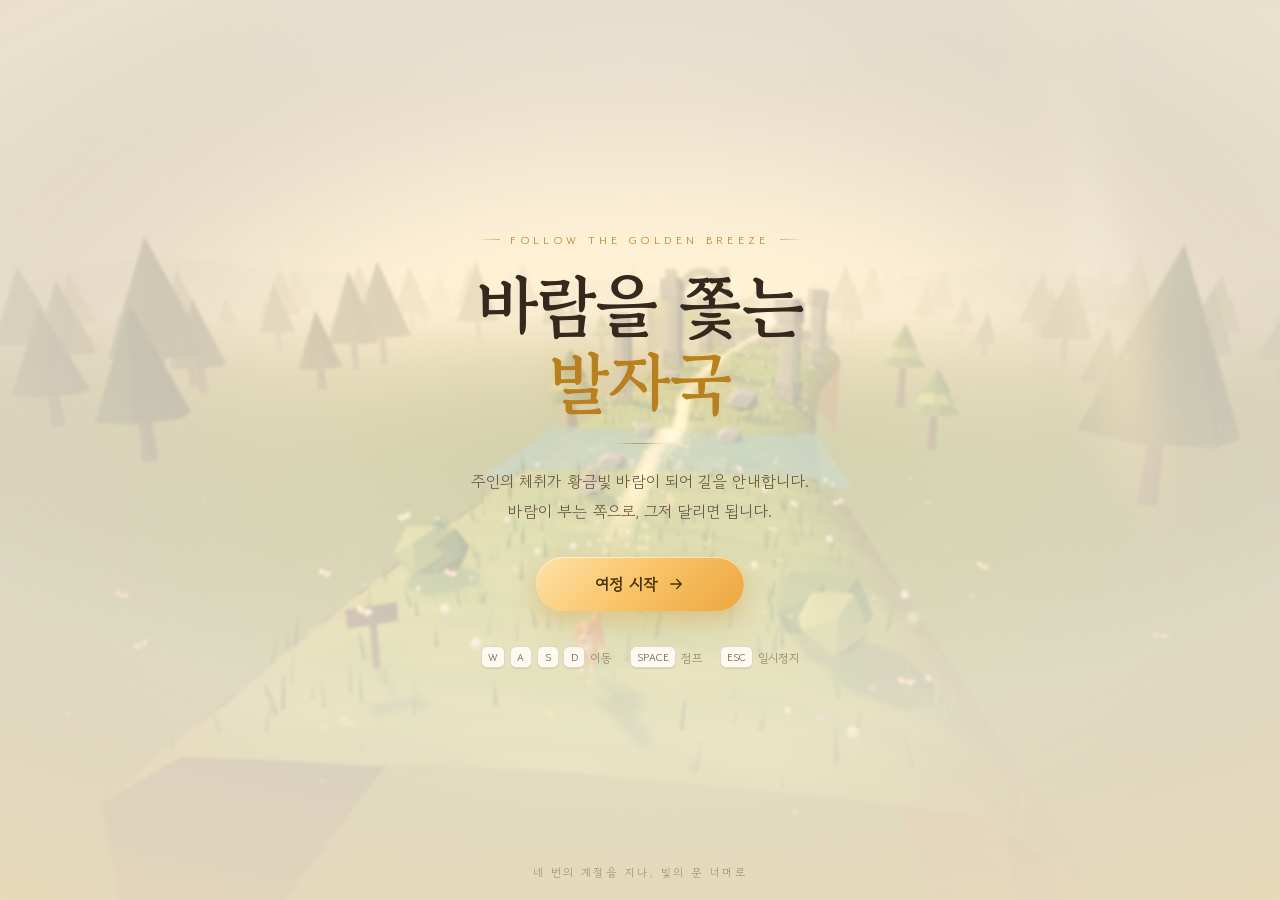
<file: index.html>
<!doctype html>
<html lang="ko">
  <head>
    <meta charset="UTF-8" />
    <meta
      name="viewport"
      content="width=device-width, initial-scale=1.0, viewport-fit=cover"
    />
    <meta name="theme-color" content="#f6e7c1" />
    <meta
      name="description"
      content="바람을 쫓는 발자국 - 황금빛 바람을 따라 달리는 감성 어드벤처"
    />
    <title>바람을 쫓는 발자국</title>
    <link rel="preconnect" href="https://fonts.googleapis.com" />
    <link rel="preconnect" href="https://fonts.gstatic.com" crossorigin />
    <link
      href="https://fonts.googleapis.com/css2?family=Gowun+Batang:wght@400;700&family=Gowun+Dodum&display=swap"
      rel="stylesheet"
    />
    <script type="module" crossorigin src="./assets/index-BYTZaZKq.js"></script>
    <link rel="modulepreload" crossorigin href="./assets/three-BMEvxM97.js">
    <link rel="modulepreload" crossorigin href="./assets/rapier-BXLsaTga.js">
    <link rel="stylesheet" crossorigin href="./assets/index-Mc8RZ_TK.css">
  </head>
  <body>
    <div id="app">
      <canvas id="scene"></canvas>

      <!-- ── 타이틀 ─────────────────────────────── -->
      <section id="title" class="screen">
        <div class="title-veil"></div>
        <div class="title-inner">
          <p class="kicker">FOLLOW THE GOLDEN BREEZE</p>
          <h1>바람을 쫓는<br /><em>발자국</em></h1>
          <span class="title-rule"></span>
          <p class="lede">
            주인의 체취가 황금빛 바람이 되어 길을 안내합니다.<br />
            바람이 부는 쪽으로, 그저 달리면 됩니다.
          </p>

          <button id="start-btn" class="primary-btn">
            <span>여정 시작</span>
            <svg viewBox="0 0 24 24" aria-hidden="true" class="btn-icon">
              <path
                d="M5 12h13M13 6l6 6-6 6"
                fill="none"
                stroke="currentColor"
                stroke-width="1.8"
                stroke-linecap="round"
                stroke-linejoin="round"
              />
            </svg>
          </button>

          <div id="stage-select" class="stage-select hidden">
            <span class="stage-select-label">여정 선택</span>
            <div class="stage-buttons">
              <button class="stage-btn" type="button" data-stage="1">
                <b>1</b><span>아침</span>
              </button>
              <button class="stage-btn" type="button" data-stage="2">
                <b>2</b><span>노을</span>
              </button>
              <button class="stage-btn" type="button" data-stage="3">
                <b>3</b><span>밤</span>
              </button>
              <button class="stage-btn" type="button" data-stage="4">
                <b>4</b><span>새벽</span>
              </button>
            </div>
          </div>

          <p class="keys">
            <span><kbd>W</kbd><kbd>A</kbd><kbd>S</kbd><kbd>D</kbd> 이동</span>
            <span><kbd>SPACE</kbd> 점프</span>
            <span><kbd>ESC</kbd> 일시정지</span>
          </p>
        </div>
        <p class="title-foot">네 번의 계절을 지나, 빛의 문 너머로</p>
      </section>

      <!-- ── 로딩 ──────────────────────────────── -->
      <section id="loading" class="screen hidden">
        <div class="loading-inner">
          <div class="spinner"></div>
          <p id="loading-text">바람의 흔적을 더듬는 중…</p>
        </div>
      </section>

      <!-- ── HUD ───────────────────────────────── -->
      <div id="hud" class="hidden">
        <div class="hud-top">
          <div class="stage-chip">
            <span class="stage-dot"></span>
            <span id="stage-label">Stage 1</span>
          </div>
          <div class="hud-right">
            <div class="memory-chip">
              <svg viewBox="0 0 24 24" aria-hidden="true">
                <path
                  d="M12 3l2.4 5.6 6 .6-4.5 4 1.3 5.9L12 16l-5.2 3.1 1.3-5.9-4.5-4 6-.6z"
                />
              </svg>
              <span id="memory-count">0</span><span class="of">/ 8</span>
              <span class="memory-bar"><i id="memory-fill"></i></span>
            </div>
            <button
              id="pause-btn"
              class="icon-btn"
              type="button"
              aria-label="일시정지"
            >
              <svg viewBox="0 0 24 24" aria-hidden="true">
                <rect x="7" y="5" width="3.4" height="14" rx="1.2" />
                <rect x="13.6" y="5" width="3.4" height="14" rx="1.2" />
              </svg>
            </button>
          </div>
        </div>
        <div id="prompt" class="prompt hidden"></div>
      </div>

      <!-- 페이드 -->
      <div id="fade"></div>

      <!-- ── 일시정지 ───────────────────────────── -->
      <section id="pause" class="screen hidden">
        <div class="scrim"></div>
        <div class="panel">
          <p class="kicker">PAUSE</p>
          <h2>잠시 쉬어가기</h2>
          <p class="muted">바람은 기다려 줍니다.</p>

          <div class="panel-actions">
            <button id="resume-btn" class="primary-btn">계속 달리기</button>
            <button id="restart-btn" class="ghost-btn">처음부터</button>
          </div>

          <div class="panel-settings">
            <label class="toggle">
              <input type="checkbox" id="motion-toggle" />
              <span class="toggle-track"></span>
              <span class="toggle-label">화면 흔들림 줄이기</span>
            </label>
            <label class="field">
              <span class="field-label">화면 품질</span>
              <select id="quality-select" class="select">
                <option value="auto">자동</option>
                <option value="high">고성능</option>
                <option value="low">절전</option>
              </select>
            </label>
          </div>
        </div>
      </section>

      <!-- ── 클리어 / 엔딩 ──────────────────────── -->
      <section id="clear" class="screen hidden">
        <div class="scrim scrim-light"></div>
        <div class="panel clear-panel">
          <p class="kicker" id="clear-kicker">STAGE CLEAR</p>
          <h2 id="clear-title">바람의 끝에<br />빛의 아치가 열렸습니다</h2>
          <p class="lede" id="clear-detail"></p>
          <div class="panel-actions">
            <button id="again-btn" class="primary-btn">다시 달리기</button>
          </div>
        </div>
      </section>

      <!-- ── 터치 조작 ──────────────────────────── -->
      <div id="touch" class="hidden">
        <div id="stick">
          <span class="stick-ring"></span>
          <div id="stick-knob"></div>
        </div>
        <button id="jump-btn" type="button" tabindex="-1" aria-label="점프">
          <svg viewBox="0 0 24 24" aria-hidden="true">
            <ellipse cx="12" cy="15.5" rx="4.6" ry="3.8" />
            <ellipse cx="6.6" cy="9.6" rx="2.1" ry="2.6" />
            <ellipse cx="17.4" cy="9.6" rx="2.1" ry="2.6" />
            <ellipse cx="9.4" cy="6.6" rx="1.9" ry="2.4" />
            <ellipse cx="14.6" cy="6.6" rx="1.9" ry="2.4" />
          </svg>
          <span>점프</span>
        </button>
      </div>
    </div>
  </body>
</html>
</file>
<file: assets/index-Mc8RZ_TK.css>
:root{--cream: #fffaf0;--paper: #fffdf6;--ink: #35291d;--ink-soft: #6d5a46;--ink-muted: #9a8770;--gold: #f0b04a;--gold-light: #ffd98a;--gold-deep: #b8801f;--glass: rgba(255, 251, 242, .62);--glass-line: rgba(120, 92, 54, .16);--shadow-soft: 0 18px 50px rgba(74, 52, 24, .18);--shadow-btn: 0 10px 26px rgba(196, 132, 32, .32);--radius-card: 26px;--font-display: "Gowun Batang", "Apple SD Gothic Neo", "Nanum Myeongjo", serif;--font-body: "Gowun Dodum", "Apple SD Gothic Neo", "Malgun Gothic", sans-serif;--z-scene: 0;--z-hud: 10;--z-screen: 20;--z-touch: 25;--z-fade: 30}*,*:before,*:after{box-sizing:border-box}html,body{margin:0;height:100%;overflow:hidden;background:#f6e7c1}body{font-family:var(--font-body);color:var(--ink);-webkit-font-smoothing:antialiased;text-rendering:optimizeLegibility}#app{position:relative;width:100%;height:100%}#scene{position:fixed;inset:0;width:100%;height:100%;display:block;z-index:var(--z-scene)}.hidden{display:none!important}.screen{position:fixed;inset:0;z-index:var(--z-screen);display:flex;align-items:center;justify-content:center}.kicker{margin:0;font-size:.68rem;letter-spacing:.4em;text-transform:uppercase;color:var(--gold-deep);display:inline-flex;align-items:center;gap:.9em}.kicker:before,.kicker:after{content:"";width:22px;height:1px;background:linear-gradient(90deg,transparent,currentColor);opacity:.55}.kicker:after{background:linear-gradient(90deg,currentColor,transparent)}.muted{margin:0 0 1.2rem;font-size:.85rem;color:var(--ink-muted)}.lede{margin:0;color:var(--ink-soft);font-size:clamp(.9rem,1.4vw,1rem);line-height:1.9}#title{padding:6vh 24px;overflow:hidden}.title-veil{position:absolute;inset:0;background:radial-gradient(120% 85% at 50% 36%,#fffaee99,#fff6e4d6 54%,#f7e5c2f2);backdrop-filter:blur(1.5px) saturate(1.06);-webkit-backdrop-filter:blur(1.5px) saturate(1.06)}.title-inner{position:relative;z-index:1;display:flex;flex-direction:column;align-items:center;text-align:center;max-width:660px;animation:rise .9s cubic-bezier(.2,.8,.2,1) both}@keyframes rise{0%{opacity:0;transform:translateY(18px)}to{opacity:1;transform:none}}#title h1{margin:1.15rem 0 0;font-family:var(--font-display);font-weight:700;font-size:clamp(2.5rem,7vw,4.2rem);line-height:1.14;letter-spacing:-.025em;color:var(--ink)}#title h1 em{font-style:normal;color:var(--gold-deep);text-shadow:0 2px 24px rgba(240,176,74,.28)}.title-rule{width:54px;height:1px;margin:1.5rem 0 1.35rem;background:linear-gradient(90deg,transparent,rgba(184,128,31,.7),transparent)}.primary-btn{position:relative;display:inline-flex;align-items:center;justify-content:center;gap:.55rem;padding:.95rem 2.1rem;border:0;border-radius:999px;background:linear-gradient(135deg,#ffe3a8,#f8c265 52%,#eda63f);color:#4a3208;font-family:var(--font-body);font-size:1rem;font-weight:700;letter-spacing:.01em;cursor:pointer;overflow:hidden;box-shadow:var(--shadow-btn),inset 0 1px #fff9;transition:transform .22s cubic-bezier(.2,.8,.2,1),box-shadow .22s ease,filter .22s ease}.primary-btn:after{content:"";position:absolute;inset:0;background:linear-gradient(110deg,transparent 32%,rgba(255,255,255,.5) 48%,transparent 64%);transform:translate(-130%);transition:transform .75s ease}.primary-btn:hover{transform:translateY(-2px);box-shadow:0 16px 36px #c4842061,inset 0 1px #ffffffa6}.primary-btn:hover:after{transform:translate(130%)}.primary-btn:active{transform:translateY(0) scale(.985)}.primary-btn .btn-icon{width:18px;height:18px;transition:transform .22s ease}.primary-btn:hover .btn-icon{transform:translate(3px)}.ghost-btn{padding:.85rem 1.4rem;border-radius:999px;border:1px solid rgba(120,92,54,.24);background:transparent;color:var(--ink-soft);font-family:var(--font-body);font-size:.92rem;cursor:pointer;transition:background .2s ease,border-color .2s ease,transform .2s ease}.ghost-btn:hover{background:#785c360f;border-color:#785c365c;transform:translateY(-1px)}:focus-visible{outline:2px solid var(--gold-deep);outline-offset:3px;border-radius:999px}#title .primary-btn{margin-top:1.9rem;min-width:208px}.stage-select{margin-top:1.7rem;display:flex;flex-direction:column;align-items:center;gap:.6rem;animation:rise .9s .15s cubic-bezier(.2,.8,.2,1) both}.stage-select-label{font-size:.64rem;letter-spacing:.24em;text-transform:uppercase;color:var(--ink-muted)}.stage-buttons{display:flex;gap:.5rem}.stage-btn{display:flex;flex-direction:column;align-items:center;gap:1px;width:64px;padding:.5rem 0 .45rem;border-radius:16px;border:1px solid var(--glass-line);background:var(--glass);backdrop-filter:blur(10px) saturate(1.1);-webkit-backdrop-filter:blur(10px) saturate(1.1);color:var(--ink-muted);cursor:pointer;transition:transform .2s ease,background .2s ease,border-color .2s ease}.stage-btn b{font-family:var(--font-display);font-size:1.02rem;font-weight:700;color:var(--ink);line-height:1.1}.stage-btn span{font-size:.62rem;letter-spacing:.1em}.stage-btn:hover{transform:translateY(-2px);background:#fffdf6eb;border-color:#b8801f61}.stage-btn.locked{opacity:.32;pointer-events:none}.keys{display:flex;flex-wrap:wrap;justify-content:center;gap:.55rem 1.1rem;margin:2.2rem 0 0;font-size:.75rem;color:var(--ink-muted)}.keys span{display:inline-flex;align-items:center;gap:.3rem}kbd{display:inline-grid;place-items:center;min-width:22px;height:22px;padding:0 6px;border-radius:6px;background:#fffdf6e6;border:1px solid rgba(120,92,54,.22);box-shadow:0 1px #785c3629;font-family:var(--font-body);font-size:.66rem;color:var(--ink-soft)}.title-foot{position:absolute;left:0;right:0;bottom:max(20px,env(safe-area-inset-bottom));margin:0;text-align:center;font-size:.7rem;letter-spacing:.22em;color:#785c368c;z-index:1}#loading{background:radial-gradient(circle at 50% 42%,#fff9ee,#f2e0ba)}.loading-inner{display:flex;flex-direction:column;align-items:center;gap:1.1rem}.spinner{width:34px;height:34px;border-radius:50%;border:2px solid rgba(184,128,31,.18);border-top-color:var(--gold-deep);animation:spin 1s linear infinite}@keyframes spin{to{transform:rotate(360deg)}}#loading-text{margin:0;font-size:.84rem;letter-spacing:.05em;color:var(--ink-muted)}#hud{position:fixed;inset:0;z-index:var(--z-hud);pointer-events:none}.hud-top{display:flex;align-items:flex-start;justify-content:space-between;gap:.75rem;padding:clamp(14px,2.2vw,24px);padding-top:max(clamp(14px,2.2vw,24px),env(safe-area-inset-top))}.stage-chip,.memory-chip{display:inline-flex;align-items:center;gap:.5rem;padding:.5rem .9rem;border-radius:999px;background:var(--glass);border:1px solid var(--glass-line);backdrop-filter:blur(12px) saturate(1.12);-webkit-backdrop-filter:blur(12px) saturate(1.12);box-shadow:0 6px 20px #4a341814}.stage-chip{font-size:.76rem;color:var(--ink-soft);letter-spacing:.01em;max-width:62vw}#stage-label{overflow:hidden;text-overflow:ellipsis;white-space:nowrap}.stage-dot{width:7px;height:7px;flex:none;border-radius:50%;background:var(--gold);box-shadow:0 0 10px #f0b04ad9}.hud-right{display:flex;align-items:center;gap:.5rem}.memory-chip{position:relative;padding-bottom:.6rem;font-size:.85rem;font-variant-numeric:tabular-nums;color:var(--ink)}.memory-chip svg{width:15px;height:15px;fill:var(--gold);filter:drop-shadow(0 0 6px rgba(240,176,74,.55))}.memory-chip .of{font-size:.74rem;color:var(--ink-muted)}.memory-bar{position:absolute;left:14px;right:14px;bottom:5px;height:2px;border-radius:2px;background:#785c3624;overflow:hidden}.memory-bar i{display:block;height:100%;width:0%;border-radius:2px;background:linear-gradient(90deg,#ffd98a,#f0b04a);transition:width .4s cubic-bezier(.2,.8,.2,1)}.icon-btn{width:38px;height:38px;display:grid;place-items:center;padding:0;border-radius:999px;border:1px solid var(--glass-line);background:var(--glass);backdrop-filter:blur(12px) saturate(1.12);-webkit-backdrop-filter:blur(12px) saturate(1.12);color:var(--ink);cursor:pointer;pointer-events:auto;transition:transform .18s ease,background .18s ease}.icon-btn svg{width:17px;height:17px;fill:currentColor}.icon-btn:hover{transform:translateY(-1px);background:#fffdf6db}.icon-btn:active{transform:scale(.95)}.prompt{position:absolute;left:50%;bottom:clamp(92px,15vh,150px);transform:translate(-50%);padding:.6rem 1.15rem;border-radius:999px;background:#fffbf2c2;border:1px solid var(--glass-line);backdrop-filter:blur(12px);-webkit-backdrop-filter:blur(12px);font-size:.82rem;color:var(--ink-soft);white-space:nowrap;pointer-events:none;animation:promptIn .38s cubic-bezier(.2,.8,.2,1) both}@keyframes promptIn{0%{opacity:0;transform:translate(-50%) translateY(8px)}to{opacity:1;transform:translate(-50%) translateY(0)}}#fade{position:fixed;inset:0;z-index:var(--z-fade);background:#fffaf0;opacity:0;pointer-events:none}.scrim{position:absolute;inset:0;background:radial-gradient(80% 70% at 50% 45%,#1e160c38,#1e160c75);backdrop-filter:blur(7px) saturate(.95);-webkit-backdrop-filter:blur(7px) saturate(.95)}.scrim-light{background:radial-gradient(80% 70% at 50% 45%,#fffaf080,#fff6e4c7);backdrop-filter:blur(3px);-webkit-backdrop-filter:blur(3px)}.panel{position:relative;width:min(430px,calc(100vw - 40px));padding:34px 32px 26px;border-radius:var(--radius-card);background:linear-gradient(180deg,#fffdf7,#fff7e8);box-shadow:0 30px 80px #3c281042,inset 0 1px #fff;text-align:center;animation:panelIn .42s cubic-bezier(.2,.8,.2,1) both}@keyframes panelIn{0%{opacity:0;transform:translateY(16px) scale(.98)}to{opacity:1;transform:none}}.panel h2{margin:.5rem 0 .35rem;font-family:var(--font-display);font-weight:700;font-size:clamp(1.45rem,3vw,1.8rem);line-height:1.35;letter-spacing:-.01em;color:var(--ink)}.panel-actions{display:flex;flex-direction:column;gap:.55rem;margin-top:1.4rem}.panel-actions .primary-btn{width:100%}.panel-settings{margin-top:1.5rem;padding-top:1.2rem;border-top:1px solid rgba(120,92,54,.12);display:flex;flex-direction:column;gap:.9rem;text-align:left}.toggle{position:relative;display:flex;align-items:center;gap:.7rem;font-size:.83rem;color:var(--ink-soft);cursor:pointer;user-select:none}.toggle input{position:absolute;opacity:0;pointer-events:none}.toggle-track{position:relative;flex:none;width:40px;height:22px;border-radius:999px;background:#785c362e;transition:background .25s ease}.toggle-track:after{content:"";position:absolute;top:3px;left:3px;width:16px;height:16px;border-radius:50%;background:#fff;box-shadow:0 1px 3px #3c281040;transition:transform .25s cubic-bezier(.2,.8,.2,1)}.toggle input:checked+.toggle-track{background:linear-gradient(135deg,#ffd98a,#f0b04a)}.toggle input:checked+.toggle-track:after{transform:translate(18px)}.toggle input:focus-visible+.toggle-track{outline:2px solid var(--gold-deep);outline-offset:2px}.field{display:flex;align-items:center;justify-content:space-between;gap:1rem;font-size:.83rem;color:var(--ink-soft)}.select{appearance:none;-webkit-appearance:none;padding:.45rem 2rem .45rem .8rem;border-radius:10px;border:1px solid rgba(120,92,54,.24);background-color:#fffdf6;background-image:url("data:image/svg+xml;charset=utf-8,%3Csvg xmlns='http://www.w3.org/2000/svg' viewBox='0 0 12 8'%3E%3Cpath d='M1 1.5L6 6.5L11 1.5' fill='none' stroke='%236d5a46' stroke-width='1.6' stroke-linecap='round'/%3E%3C/svg%3E");background-repeat:no-repeat;background-position:right .65rem center;background-size:11px;font-family:var(--font-body);font-size:.82rem;color:var(--ink);cursor:pointer}.clear-panel{width:min(470px,calc(100vw - 40px));padding:40px 36px 32px}.clear-panel .lede{margin:1rem auto 0;max-width:34ch;line-height:1.85;font-size:.9rem}#touch{position:fixed;inset:0;z-index:var(--z-touch);pointer-events:none}body:not(.touch) #touch{display:none!important}#stick{position:absolute;left:max(24px,env(safe-area-inset-left));bottom:calc(30px + env(safe-area-inset-bottom));width:132px;height:132px;border-radius:50%;background:radial-gradient(circle at 50% 45%,#fffcf485,#fff6e442);border:1px solid rgba(120,92,54,.18);backdrop-filter:blur(10px);-webkit-backdrop-filter:blur(10px);pointer-events:auto;touch-action:none}.stick-ring{position:absolute;inset:18px;border-radius:50%;border:1px dashed rgba(120,92,54,.2)}#stick-knob{position:absolute;left:50%;top:50%;width:56px;height:56px;margin:-28px 0 0 -28px;border-radius:50%;background:radial-gradient(circle at 38% 32%,#fff4d4,#f2c377);box-shadow:0 6px 18px #96641e47,inset 0 1px #fffc;transition:transform .08s linear}#jump-btn{position:absolute;right:max(22px,env(safe-area-inset-right));bottom:calc(34px + env(safe-area-inset-bottom));width:96px;height:96px;border-radius:50%;display:flex;flex-direction:column;align-items:center;justify-content:center;gap:1px;border:1px solid rgba(120,92,54,.2);background:#fffcf4bd;backdrop-filter:blur(10px);-webkit-backdrop-filter:blur(10px);color:var(--ink-soft);font-family:var(--font-body);font-size:.7rem;letter-spacing:.1em;pointer-events:auto;touch-action:none;cursor:pointer;box-shadow:0 8px 22px #5a422229;transition:transform .12s ease,background .12s ease}#jump-btn svg{width:26px;height:26px;fill:var(--gold-deep)}#jump-btn:active{transform:scale(.94);background:#ffe9bef0}@media(max-width:720px){#title{padding:5vh 20px 8vh}.title-foot,.keys{display:none}#title .primary-btn{margin-top:1.6rem}.stage-btn{width:58px}.panel{padding:28px 22px 22px}.clear-panel{padding:32px 24px 26px}.stage-chip{max-width:52vw;font-size:.7rem}}@media(prefers-reduced-motion:reduce){*,*:before,*:after{animation-duration:.001ms!important;animation-iteration-count:1!important;transition-duration:.001ms!important}}#tuner{position:fixed;left:16px;bottom:16px;z-index:40;width:236px;padding:12px 14px 10px;border-radius:14px;background:#1c160ed1;border:1px solid rgba(255,220,160,.22);backdrop-filter:blur(10px);color:#f6ebd6;font-family:var(--font-body);font-size:.72rem;box-shadow:0 12px 30px #00000059}#tuner .tuner-head{font-size:.68rem;letter-spacing:.18em;text-transform:uppercase;color:#ffd98a;margin-bottom:8px}#tuner .tuner-row{display:grid;grid-template-columns:44px 1fr 34px;align-items:center;gap:8px;margin:6px 0}#tuner .tuner-row b{font-weight:400;font-variant-numeric:tabular-nums;text-align:right;color:#ffd98a}#tuner input[type=range]{width:100%;accent-color:#f0b04a}#tuner .tuner-actions{display:flex;gap:6px;margin-top:10px}#tuner .tuner-actions button{flex:1;padding:5px 0;border-radius:8px;border:1px solid rgba(255,220,160,.28);background:transparent;color:#f6ebd6;font-family:var(--font-body);font-size:.7rem;cursor:pointer}#tuner .tuner-actions button:hover{background:#ffdca01f}#stats{position:fixed;right:14px;bottom:14px;z-index:45;padding:5px 10px;border-radius:8px;background:#18120cc7;border:1px solid rgba(255,220,160,.2);color:#ffd98a;font-family:var(--font-body);font-size:1rem;font-variant-numeric:tabular-nums;pointer-events:none}
</file>
